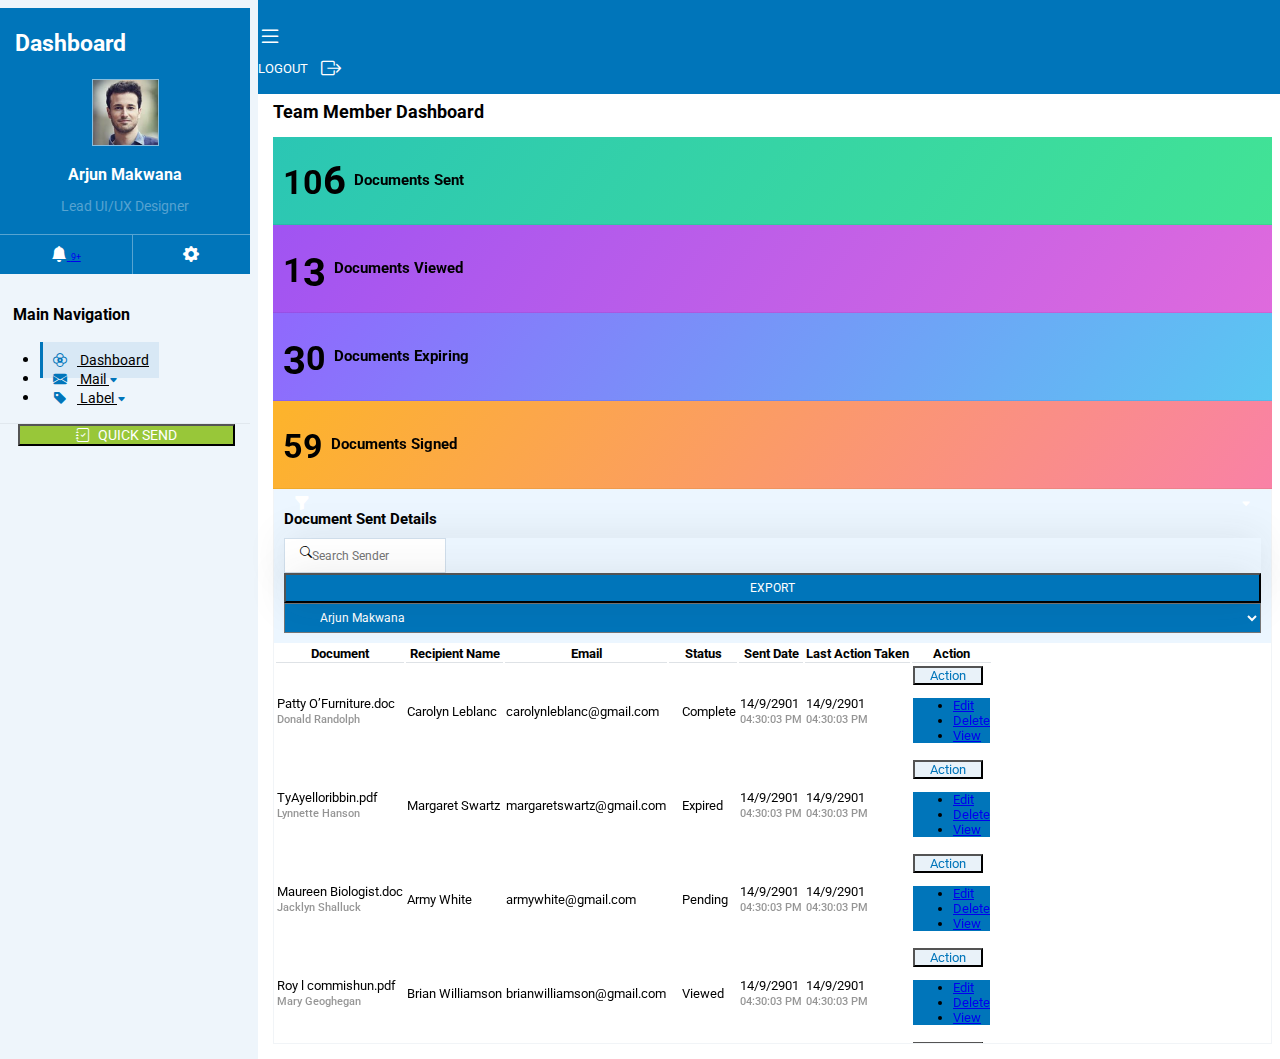
<file: dashboard/index.html>
<!doctype html>
<html lang="en">

<head>
    <meta charset="utf-8">
    <meta name="viewport" content="width=device-width, initial-scale=1, shrink-to-fit=no">
    <meta name="viewport" content="width=device-width, initial-scale=1, minimum-scale=1, maximum-scale=1">
    <title>:- Dashboard -:</title>
    <link href="https://cdn.jsdelivr.net/npm/bootstrap@5.0.2/dist/css/bootstrap.min.css" rel="stylesheet"
        integrity="sha384-EVSTQN3/azprG1Anm3QDgpJLIm9Nao0Yz1ztcQTwFspd3yD65VohhpuuCOmLASjC" crossorigin="anonymous">
    <link rel="stylesheet" href="https://cdn.jsdelivr.net/npm/bootstrap-icons@1.5.0/font/bootstrap-icons.css">
    <link rel="stylesheet" href="css/style.css">
    <link rel="preconnect" href="https://fonts.googleapis.com">
    <link rel="preconnect" href="https://fonts.gstatic.com" crossorigin>
    <link href="https://fonts.googleapis.com/css2?family=Roboto:wght@100;300;400;500;700;900&display=swap"
        rel="stylesheet">
    <link rel="stylesheet" href="https://unpkg.com/aos@2.3.0/dist/aos.css">
</head>

<body>

    <div id="wrapper">

        <aside id="sidebar-wrapper">


            <div class="profile-box">
                <h1>Dashboard</h1>

                <img src="images/dp.png" class="img-fluid rounded-circle" alt="Profile Picture">

                <h2>Arjun Makwana</h2>

                <h3>Lead UI/UX Designer</h3>
                <ul>

                    <li><a href="#"><i class="bi-bell-fill"></i>
                            <span
                                class="position-absolute top-0 start-100 translate-middle badge rounded-circle bg-danger">
                                9+

                            </span></a></li>
                    <li><a href="#"><i class="bi-gear-fill"></i></a></li>
                </ul>
            </div>
            <nav class="sidebar card py-2 mb-4">

                <h1>Main Navigation</h1>
                <ul class="nav flex-column">
                    <li class="nav-item">
                        <a class="nav-link nav-active" href="#"><i class="bi-flower2"></i> Dashboard</a>
                    </li>
                    <li class="nav-item">
                        <a class="nav-link" href="#"><i class="bi-envelope-fill"></i> Mail <b class="float-end"><i
                                    class="bi-caret-down-fill"></i></b> </a>
                        <ul class="submenu dropdown-menu">
                            <li><a class="nav-link" href="#">Submenu item 1 </a></li>
                            <li><a class="nav-link" href="#">Submenu item 2 </a></li>
                            <li><a class="nav-link" href="#">Submenu item 3 </a>
                            </li>
                        </ul>
                    </li>
                    <li class="nav-item">
                        <a class="nav-link" href="#"><i class="bi-tag-fill"></i> Label <b class="float-end"><i
                                    class="bi-caret-down-fill"></i></b> </a>
                        <ul class="submenu dropdown-menu">
                            <li><a class="nav-link" href="#">Submenu item 1 </a></li>
                            <li><a class="nav-link" href="#">Submenu item 2 </a></li>
                            <li><a class="nav-link" href="#">Submenu item 3 </a>
                            </li>
                        </ul>
                    </li>
                </ul>
            </nav>
            <div class="quick-send text-center">
                <button type="button" class="btn"><i class="bi-journal-check"></i> QUICK SEND</button>
            </div>
        </aside>

        <div id="navbar-wrapper">
            <nav class="navbar navbar-inverse">
                <div class="container-fluid">
                    <div class="navbar-header">
                        <a href="#" class="navbar-brand" id="sidebar-toggle"><i class="bi-list"></i>
                        </a>

                    </div>

                    <div class="logout float-end">
                        <a href="#">Logout <i class="bi-box-arrow-right"></i></a>

                    </div>
                </div>
            </nav>
        </div>

        <section id="content-wrapper">
            <div class="col-lg-12">
                <div class="row">
                    <div class="col-md-12">
                        <h1 class="main-heading">Team Member Dashboard</h1>
                    </div>
                    <div class="col-lg-3 col-md-6 col-sm-6 col-xs-6 col-12" data-aos="fade-right" data-aos-easing="linear"
                    data-aos-duration="500">
                        <div class="card text-white cus-bg-1 rounded mb-3 text-center">
                            <div class="card-body">
                                <h1>10<span class="numb">6</span> <br class="break-word"><span>Documents Sent</span>
                                </h1>
                            </div>
                        </div>
                    </div>
                    <div class="col-lg-3 col-md-6 col-sm-6 col-xs-6 col-12" data-aos="fade-right" data-aos-easing="linear"
                    data-aos-duration="700">
                        <div class="card text-white cus-bg-2 rounded mb-3 text-center">
                            <div class="card-body">
                                <h1>1<span class="numb">3</span> <br class="break-word"><span>Documents Viewed</span>
                                </h1>
                            </div>
                        </div>
                    </div>
                    <div class="col-lg-3 col-md-6 col-sm-6 col-xs-6 col-12" data-aos="fade-right"  data-aos-easing="linear"
                    data-aos-duration="900">
                        <div class="card text-white cus-bg-3 rounded mb-3 text-center">
                            <div class="card-body">
                                <h1><span class="numb">3</span>0 <br class="break-word"><span>Documents Expiring</span>
                                </h1>
                            </div>
                        </div>
                    </div>
                    <div class="col-lg-3 col-md-6 col-sm-6 col-xs-6 col-12" data-aos="fade-right" data-aos-easing="linear"
                    data-aos-duration="1200">
                        <div class="card text-white cus-bg-4 rounded mb-3 text-center">
                            <div class="card-body">
                                <h1>59<span class="numb"></span> <br class="break-word"><span>Documents Signed</span>
                                </h1>
                            </div>
                        </div>
                    </div>
                </div>

                <div class="row">
                    <div class="col-md-12">

                        <div class="table-box rounded" data-aos="fade-up">
                            <div class="table-filter">

                                <div class="row align-items-center">

                                    <div class="col-lg-6 col-md-4 col-sm-12">
                                        <h1>Document Sent Details</h1>
                                    </div>
                                    <div class="col-lg-6 col-md-8 col-sm-12 float-end">
                                        <div class="row">
                                            <div class="col">
                                                <div class="search">
                                                    <i class="bi-search"></i>
                                                    <input type="text" class="form-control" placeholder="Search Sender">

                                                </div>
                                            </div>
                                            <div class="col-sm-auto col-12">
                                                <div class="search">
                                                    <button class="btn export">Export</button>
                                                </div>
                                            </div>
                                            <div class="col-sm-auto col-12 position-relative">
                                                <i class="bi-funnel-fill filtter-icon"></i>
                                                <i class="bi-caret-down-fill filter-drop-icon"></i>
                                                <select class="form-select  export"
                                                    aria-label=".form-select-sm example">
                                                    <option selected>Arjun Makwana</option>
                                                    </option>
                                                    <option value="1">Option 1</option>
                                                    <option value="2">Option 2</option>
                                                    <option value="3">Option 3</option>
                                                </select>
                                            </div>
                                        </div>

                                    </div>
                                </div>
                            </div>
                            <div class="table-responsiv">
                                <div class="tableFixHead">
                                    <table class="table">
                                        <thead>
                                            <tr>
                                                <th>Document</th>
                                                <th>Recipient Name</th>
                                                <th>Email</th>
                                                <th>Status</th>
                                                <th>Sent Date</th>
                                                <th>Last Action Taken</th>
                                                <th>Action</th>
                                            </tr>
                                        </thead>
                                        <tbody>
                                            <tr>
                                                <td class="filterable-cell">Patty O’Furniture.doc<br><span>Donald
                                                        Randolph</span>
                                                </td>
                                                <td class="filterable-cell">Carolyn Leblanc</td>
                                                <td class="filterable-cell">carolynleblanc@gmail.com</td>
                                                <td class="filterable-cell"><span
                                                        class="status btn-success"></span>Complete
                                                </td>
                                                <td class="filterable-cell">14/9/2901<br><span>04:30:03 PM</span></td>
                                                <td class="filterable-cell">14/9/2901<br><span>04:30:03 PM</span></td>
                                                <td class="filterable-cell">
                                                    <div class="dropdown">
                                                        <button class="btn action-btn dropdown-toggle" type="button"
                                                            id="dropdownMenuButton2" data-bs-toggle="dropdown"
                                                            aria-expanded="false">
                                                            Action
                                                        </button>
                                                        <ul class="dropdown-menu dropdown-menu-dark"
                                                            aria-labelledby="dropdownMenuButton2">
                                                            <li><a class="dropdown-item active" href="#">Edit</a></li>
                                                            <li><a class="dropdown-item" href="#">Delete</a></li>
                                                            <li><a class="dropdown-item" href="#">View</a></li>
                                                        </ul>
                                                    </div>

                                                </td>
                                            </tr>

                                            <tr>
                                                <td class="filterable-cell">TyAyelloribbin.pdf<br><span>Lynnette
                                                        Hanson</span>
                                                </td>
                                                <td class="filterable-cell">Margaret Swartz</td>
                                                <td class="filterable-cell">margaretswartz@gmail.com</td>
                                                <td class="filterable-cell"><span
                                                        class="status btn-danger"></span>Expired</td>
                                                <td class="filterable-cell">14/9/2901<br><span>04:30:03 PM</span></td>
                                                <td class="filterable-cell">14/9/2901<br><span>04:30:03 PM</span></td>
                                                <td class="filterable-cell">
                                                    <div class="dropdown">
                                                        <button class="btn action-btn dropdown-toggle" type="button"
                                                            id="dropdownMenuButton2" data-bs-toggle="dropdown"
                                                            aria-expanded="false">
                                                            Action
                                                        </button>
                                                        <ul class="dropdown-menu dropdown-menu-dark"
                                                            aria-labelledby="dropdownMenuButton2">
                                                            <li><a class="dropdown-item active" href="#">Edit</a></li>
                                                            <li><a class="dropdown-item" href="#">Delete</a></li>
                                                            <li><a class="dropdown-item" href="#">View</a></li>
                                                        </ul>
                                                    </div>

                                                </td>
                                            </tr>

                                            <tr>
                                                <td class="filterable-cell">Maureen Biologist.doc<br><span>Jacklyn
                                                        Shalluck</span>
                                                </td>
                                                <td class="filterable-cell">Army White</td>
                                                <td class="filterable-cell">armywhite@gmail.com</td>
                                                <td class="filterable-cell"><span
                                                        class="status btn-primary"></span>Pending</td>
                                                <td class="filterable-cell">14/9/2901<br><span>04:30:03 PM</span></td>
                                                <td class="filterable-cell">14/9/2901<br><span>04:30:03 PM</span></td>
                                                <td class="filterable-cell">
                                                    <div class="dropdown">
                                                        <button class="btn action-btn dropdown-toggle" type="button"
                                                            id="dropdownMenuButton2" data-bs-toggle="dropdown"
                                                            aria-expanded="false">
                                                            Action
                                                        </button>
                                                        <ul class="dropdown-menu dropdown-menu-dark"
                                                            aria-labelledby="dropdownMenuButton2">
                                                            <li><a class="dropdown-item active" href="#">Edit</a></li>
                                                            <li><a class="dropdown-item" href="#">Delete</a></li>
                                                            <li><a class="dropdown-item" href="#">View</a></li>
                                                        </ul>
                                                    </div>

                                                </td>
                                            </tr>

                                            <tr>
                                                <td class="filterable-cell">Roy l commishun.pdf<br><span>Mary
                                                        Geoghegan</span>
                                                </td>
                                                <td class="filterable-cell">Brian Williamson</td>
                                                <td class="filterable-cell">brianwilliamson@gmail.com</td>
                                                <td class="filterable-cell"><span
                                                        class="status btn-warning"></span>Viewed</td>
                                                <td class="filterable-cell">14/9/2901<br><span>04:30:03 PM</span></td>
                                                <td class="filterable-cell">14/9/2901<br><span>04:30:03 PM</span></td>
                                                <td class="filterable-cell">
                                                    <div class="dropdown">
                                                        <button class="btn action-btn dropdown-toggle" type="button"
                                                            id="dropdownMenuButton2" data-bs-toggle="dropdown"
                                                            aria-expanded="false">
                                                            Action
                                                        </button>
                                                        <ul class="dropdown-menu dropdown-menu-dark"
                                                            aria-labelledby="dropdownMenuButton2">
                                                            <li><a class="dropdown-item active" href="#">Edit</a></li>
                                                            <li><a class="dropdown-item" href="#">Delete</a></li>
                                                            <li><a class="dropdown-item" href="#">View</a></li>
                                                        </ul>
                                                    </div>

                                                </td>
                                            </tr>

                                            <tr>
                                                <td class="filterable-cell">Patty O’Furniture.doc<br><span>Donald
                                                        Randolph</span>
                                                </td>
                                                <td class="filterable-cell">Carolyn Leblanc</td>
                                                <td class="filterable-cell">carolynleblanc@gmail.com</td>
                                                <td class="filterable-cell"><span
                                                        class="status btn-success"></span>Complete
                                                </td>
                                                <td class="filterable-cell">14/9/2901<br><span>04:30:03 PM</span></td>
                                                <td class="filterable-cell">14/9/2901<br><span>04:30:03 PM</span></td>
                                                <td class="filterable-cell">
                                                    <div class="dropdown">
                                                        <button class="btn action-btn dropdown-toggle" type="button"
                                                            id="dropdownMenuButton2" data-bs-toggle="dropdown"
                                                            aria-expanded="false">
                                                            Action
                                                        </button>
                                                        <ul class="dropdown-menu dropdown-menu-dark"
                                                            aria-labelledby="dropdownMenuButton2">
                                                            <li><a class="dropdown-item active" href="#">Edit</a></li>
                                                            <li><a class="dropdown-item" href="#">Delete</a></li>
                                                            <li><a class="dropdown-item" href="#">View</a></li>
                                                        </ul>
                                                    </div>

                                                </td>
                                            </tr>

                                            <tr>
                                                <td class="filterable-cell">TyAyelloribbin.pdf<br><span>Lynnette
                                                        Hanson</span>
                                                </td>
                                                <td class="filterable-cell">Margaret Swartz</td>
                                                <td class="filterable-cell">margaretswartz@gmail.com</td>
                                                <td class="filterable-cell"><span
                                                        class="status btn-danger"></span>Expired</td>
                                                <td class="filterable-cell">14/9/2901<br><span>04:30:03 PM</span></td>
                                                <td class="filterable-cell">14/9/2901<br><span>04:30:03 PM</span></td>
                                                <td class="filterable-cell">
                                                    <div class="dropdown">
                                                        <button class="btn action-btn dropdown-toggle" type="button"
                                                            id="dropdownMenuButton2" data-bs-toggle="dropdown"
                                                            aria-expanded="false">
                                                            Action
                                                        </button>
                                                        <ul class="dropdown-menu dropdown-menu-dark"
                                                            aria-labelledby="dropdownMenuButton2">
                                                            <li><a class="dropdown-item active" href="#">Edit</a></li>
                                                            <li><a class="dropdown-item" href="#">Delete</a></li>
                                                            <li><a class="dropdown-item" href="#">View</a></li>
                                                        </ul>
                                                    </div>

                                                </td>
                                            </tr>

                                            <tr>
                                                <td class="filterable-cell">Roy l commishun.pdf<br><span>Mary
                                                        Geoghegan</span>
                                                </td>
                                                <td class="filterable-cell">Brian Williamson</td>
                                                <td class="filterable-cell">brianwilliamson@gmail.com</td>
                                                <td class="filterable-cell"><span
                                                        class="status btn-warning"></span>Viewed</td>
                                                <td class="filterable-cell">14/9/2901<br><span>04:30:03 PM</span></td>
                                                <td class="filterable-cell">14/9/2901<br><span>04:30:03 PM</span></td>
                                                <td class="filterable-cell">
                                                    <div class="dropdown">
                                                        <button class="btn action-btn dropdown-toggle" type="button"
                                                            id="dropdownMenuButton2" data-bs-toggle="dropdown"
                                                            aria-expanded="false">
                                                            Action
                                                        </button>
                                                        <ul class="dropdown-menu dropdown-menu-dark"
                                                            aria-labelledby="dropdownMenuButton2">
                                                            <li><a class="dropdown-item active" href="#">Edit</a></li>
                                                            <li><a class="dropdown-item" href="#">Delete</a></li>
                                                            <li><a class="dropdown-item" href="#">View</a></li>
                                                        </ul>
                                                    </div>

                                                </td>
                                            </tr>

                                            <tr>
                                                <td class="filterable-cell">Patty O’Furniture.doc<br><span>Donald
                                                        Randolph</span>
                                                </td>
                                                <td class="filterable-cell">Carolyn Leblanc</td>
                                                <td class="filterable-cell">carolynleblanc@gmail.com</td>
                                                <td class="filterable-cell"><span
                                                        class="status btn-success"></span>Complete
                                                </td>
                                                <td class="filterable-cell">14/9/2901<br><span>04:30:03 PM</span></td>
                                                <td class="filterable-cell">14/9/2901<br><span>04:30:03 PM</span></td>
                                                <td class="filterable-cell">
                                                    <div class="dropdown">
                                                        <button class="btn action-btn dropdown-toggle" type="button"
                                                            id="dropdownMenuButton2" data-bs-toggle="dropdown"
                                                            aria-expanded="false">
                                                            Action
                                                        </button>
                                                        <ul class="dropdown-menu dropdown-menu-dark"
                                                            aria-labelledby="dropdownMenuButton2">
                                                            <li><a class="dropdown-item active" href="#">Edit</a></li>
                                                            <li><a class="dropdown-item" href="#">Delete</a></li>
                                                            <li><a class="dropdown-item" href="#">View</a></li>
                                                        </ul>
                                                    </div>

                                                </td>
                                            </tr>

                                            <tr>
                                                <td class="filterable-cell">TyAyelloribbin.pdf<br><span>Lynnette
                                                        Hanson</span>
                                                </td>
                                                <td class="filterable-cell">Margaret Swartz</td>
                                                <td class="filterable-cell">margaretswartz@gmail.com</td>
                                                <td class="filterable-cell"><span
                                                        class="status btn-danger"></span>Expired</td>
                                                <td class="filterable-cell">14/9/2901<br><span>04:30:03 PM</span></td>
                                                <td class="filterable-cell">14/9/2901<br><span>04:30:03 PM</span></td>
                                                <td class="filterable-cell">
                                                    <div class="dropdown">
                                                        <button class="btn action-btn dropdown-toggle" type="button"
                                                            id="dropdownMenuButton2" data-bs-toggle="dropdown"
                                                            aria-expanded="false">
                                                            Action
                                                        </button>
                                                        <ul class="dropdown-menu dropdown-menu-dark"
                                                            aria-labelledby="dropdownMenuButton2">
                                                            <li><a class="dropdown-item active" href="#">Edit</a></li>
                                                            <li><a class="dropdown-item" href="#">Delete</a></li>
                                                            <li><a class="dropdown-item" href="#">View</a></li>
                                                        </ul>
                                                    </div>

                                                </td>
                                            </tr>

                                            <tr>
                                                <td class="filterable-cell">Maureen Biologist.doc<br><span>Jacklyn
                                                        Shalluck</span>
                                                </td>
                                                <td class="filterable-cell">Army White</td>
                                                <td class="filterable-cell">armywhite@gmail.com</td>
                                                <td class="filterable-cell"><span
                                                        class="status btn-primary"></span>Pending</td>
                                                <td class="filterable-cell">14/9/2901<br><span>04:30:03 PM</span></td>
                                                <td class="filterable-cell">14/9/2901<br><span>04:30:03 PM</span></td>
                                                <td class="filterable-cell">
                                                    <div class="dropdown">
                                                        <button class="btn action-btn dropdown-toggle" type="button"
                                                            id="dropdownMenuButton2" data-bs-toggle="dropdown"
                                                            aria-expanded="false">
                                                            Action
                                                        </button>
                                                        <ul class="dropdown-menu dropdown-menu-dark"
                                                            aria-labelledby="dropdownMenuButton2">
                                                            <li><a class="dropdown-item active" href="#">Edit</a></li>
                                                            <li><a class="dropdown-item" href="#">Delete</a></li>
                                                            <li><a class="dropdown-item" href="#">View</a></li>
                                                        </ul>
                                                    </div>

                                                </td>
                                            </tr>

                                            <tr>
                                                <td class="filterable-cell">Roy l commishun.pdf<br><span>Mary
                                                        Geoghegan</span>
                                                </td>
                                                <td class="filterable-cell">Brian Williamson</td>
                                                <td class="filterable-cell">brianwilliamson@gmail.com</td>
                                                <td class="filterable-cell"><span
                                                        class="status btn-warning"></span>Viewed</td>
                                                <td class="filterable-cell">14/9/2901<br><span>04:30:03 PM</span></td>
                                                <td class="filterable-cell">14/9/2901<br><span>04:30:03 PM</span></td>
                                                <td class="filterable-cell">
                                                    <div class="dropdown">
                                                        <button class="btn action-btn dropdown-toggle" type="button"
                                                            id="dropdownMenuButton2" data-bs-toggle="dropdown"
                                                            aria-expanded="false">
                                                            Action
                                                        </button>
                                                        <ul class="dropdown-menu dropdown-menu-dark"
                                                            aria-labelledby="dropdownMenuButton2">
                                                            <li><a class="dropdown-item active" href="#">Edit</a></li>
                                                            <li><a class="dropdown-item" href="#">Delete</a></li>
                                                            <li><a class="dropdown-item" href="#">View</a></li>
                                                        </ul>
                                                    </div>

                                                </td>
                                            </tr>

                                            <tr>
                                                <td class="filterable-cell">Patty O’Furniture.doc<br><span>Donald
                                                        Randolph</span>
                                                </td>
                                                <td class="filterable-cell">Carolyn Leblanc</td>
                                                <td class="filterable-cell">carolynleblanc@gmail.com</td>
                                                <td class="filterable-cell"><span
                                                        class="status btn-success"></span>Complete
                                                </td>
                                                <td class="filterable-cell">14/9/2901<br><span>04:30:03 PM</span></td>
                                                <td class="filterable-cell">14/9/2901<br><span>04:30:03 PM</span></td>
                                                <td class="filterable-cell">
                                                    <div class="dropdown">
                                                        <button class="btn action-btn dropdown-toggle" type="button"
                                                            id="dropdownMenuButton2" data-bs-toggle="dropdown"
                                                            aria-expanded="false">
                                                            Action
                                                        </button>
                                                        <ul class="dropdown-menu dropdown-menu-dark"
                                                            aria-labelledby="dropdownMenuButton2">
                                                            <li><a class="dropdown-item active" href="#">Edit</a></li>
                                                            <li><a class="dropdown-item" href="#">Delete</a></li>
                                                            <li><a class="dropdown-item" href="#">View</a></li>
                                                        </ul>
                                                    </div>

                                                </td>
                                            </tr>

                                            <tr>
                                                <td class="filterable-cell">TyAyelloribbin.pdf<br><span>Lynnette
                                                        Hanson</span>
                                                </td>
                                                <td class="filterable-cell">Margaret Swartz</td>
                                                <td class="filterable-cell">margaretswartz@gmail.com</td>
                                                <td class="filterable-cell"><span
                                                        class="status btn-danger"></span>Expired</td>
                                                <td class="filterable-cell">14/9/2901<br><span>04:30:03 PM</span></td>
                                                <td class="filterable-cell">14/9/2901<br><span>04:30:03 PM</span></td>
                                                <td class="filterable-cell">
                                                    <div class="dropdown">
                                                        <button class="btn action-btn dropdown-toggle" type="button"
                                                            id="dropdownMenuButton2" data-bs-toggle="dropdown"
                                                            aria-expanded="false">
                                                            Action
                                                        </button>
                                                        <ul class="dropdown-menu dropdown-menu-dark"
                                                            aria-labelledby="dropdownMenuButton2">
                                                            <li><a class="dropdown-item active" href="#">Edit</a></li>
                                                            <li><a class="dropdown-item" href="#">Delete</a></li>
                                                            <li><a class="dropdown-item" href="#">View</a></li>
                                                        </ul>
                                                    </div>

                                                </td>
                                            </tr>

                                            <tr>
                                                <td class="filterable-cell">Roy l commishun.pdf<br><span>Mary
                                                        Geoghegan</span>
                                                </td>
                                                <td class="filterable-cell">Brian Williamson</td>
                                                <td class="filterable-cell">brianwilliamson@gmail.com</td>
                                                <td class="filterable-cell"><span
                                                        class="status btn-warning"></span>Viewed</td>
                                                <td class="filterable-cell">14/9/2901<br><span>04:30:03 PM</span></td>
                                                <td class="filterable-cell">14/9/2901<br><span>04:30:03 PM</span></td>
                                                <td class="filterable-cell">
                                                    <div class="dropdown">
                                                        <button class="btn action-btn dropdown-toggle" type="button"
                                                            id="dropdownMenuButton2" data-bs-toggle="dropdown"
                                                            aria-expanded="false">
                                                            Action
                                                        </button>
                                                        <ul class="dropdown-menu dropdown-menu-dark"
                                                            aria-labelledby="dropdownMenuButton2">
                                                            <li><a class="dropdown-item active" href="#">Edit</a></li>
                                                            <li><a class="dropdown-item" href="#">Delete</a></li>
                                                            <li><a class="dropdown-item" href="#">View</a></li>
                                                        </ul>
                                                    </div>

                                                </td>
                                            </tr>

                                        </tbody>
                                    </table>
                                </div>
                            </div>
                        </div>
                    </div>
                </div>


            </div>


    </div>
    </section>

    </div>

    <script src="https://cdn.jsdelivr.net/npm/bootstrap@5.0.2/dist/js/bootstrap.bundle.min.js"
        integrity="sha384-MrcW6ZMFYlzcLA8Nl+NtUVF0sA7MsXsP1UyJoMp4YLEuNSfAP+JcXn/tWtIaxVXM"
        crossorigin="anonymous"></script>
    <script src="https://unpkg.com/aos@2.3.0/dist/aos.js"></script>

    <script>

        const $button = document.querySelector('#sidebar-toggle');
        const $wrapper = document.querySelector('#wrapper');

        $button.addEventListener('click', (e) => {
            e.preventDefault();
            $wrapper.classList.toggle('toggled');
        });

        document.addEventListener("DOMContentLoaded", function () {
            document.querySelectorAll('.sidebar .nav-link').forEach(function (element) {

                element.addEventListener('click', function (e) {

                    let nextEl = element.nextElementSibling;
                    let parentEl = element.parentElement;
                    let allSubmenus_array = parentEl.querySelectorAll('.submenu');

                    if (nextEl && nextEl.classList.contains('submenu')) {
                        e.preventDefault();
                        if (nextEl.style.height == '125px') {
                            nextEl.style.height = '0';
                        } else {
                            nextEl.style.height = '125px';
                        }
                    }
                });
            })
        });
        AOS.init({
            duration: 1200,
        })


    </script>
</body>
</html>
</file>
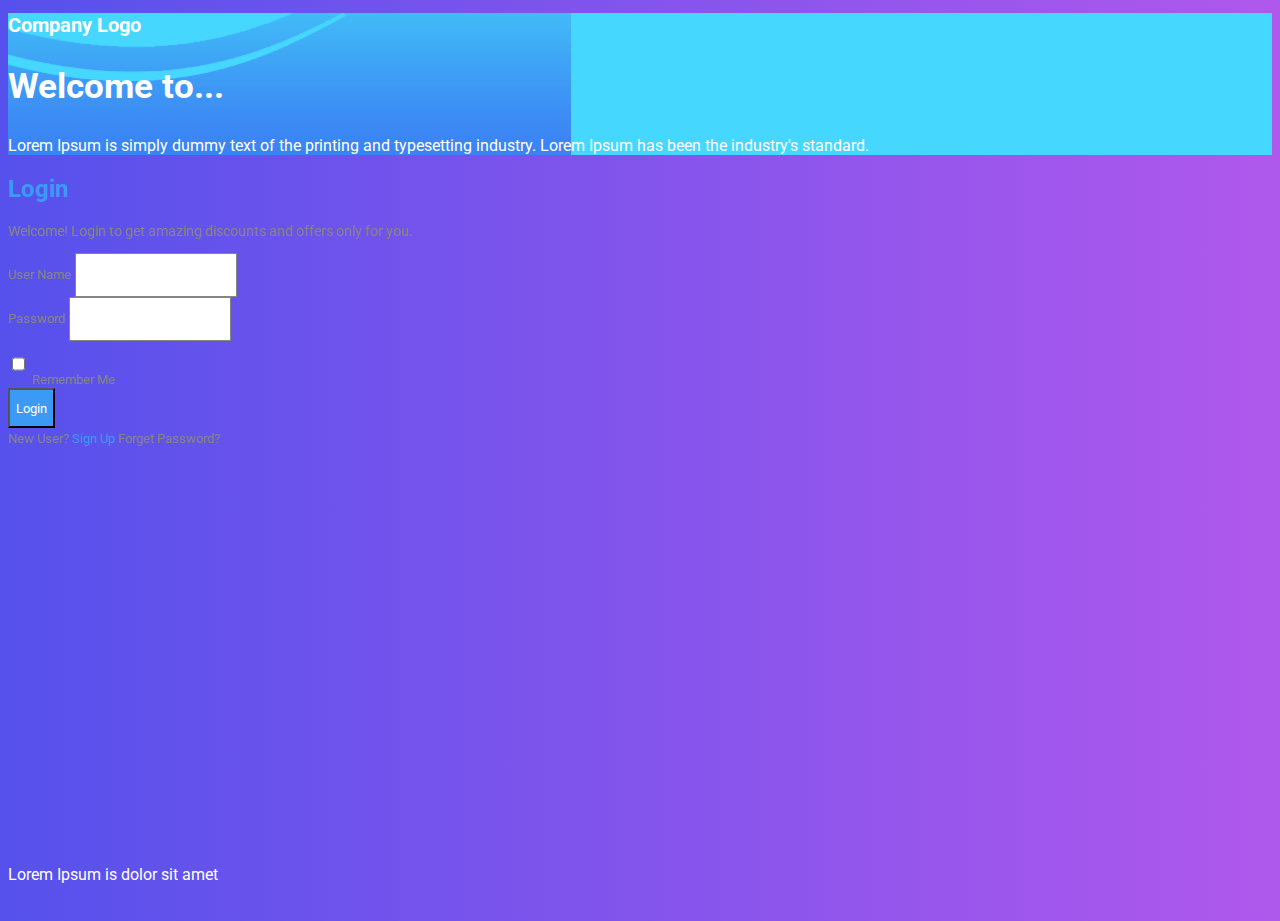
<file: login/index.html>
<!doctype html>
<html lang="en">

<head>
   <meta charset="utf-8">
   <meta name="viewport" content="width=device-width, initial-scale=1, shrink-to-fit=no">
   <meta name="viewport" content="width=device-width, initial-scale=1, minimum-scale=1, maximum-scale=1">
   <title>:- Login -:</title>
   <link href="https://cdn.jsdelivr.net/npm/bootstrap@5.0.2/dist/css/bootstrap.min.css" rel="stylesheet"
      integrity="sha384-EVSTQN3/azprG1Anm3QDgpJLIm9Nao0Yz1ztcQTwFspd3yD65VohhpuuCOmLASjC" crossorigin="anonymous">
   <link rel="stylesheet" href="https://cdn.jsdelivr.net/npm/bootstrap-icons@1.5.0/font/bootstrap-icons.css">
   <link rel="stylesheet" href="css/style.css">
   <link rel="preconnect" href="https://fonts.googleapis.com">
   <link rel="preconnect" href="https://fonts.gstatic.com" crossorigin>
   <link href="https://fonts.googleapis.com/css2?family=Roboto:wght@100;300;400;500;700;900&display=swap"
      rel="stylesheet">

</head>

<body>
   <div class="container">
      <div class="col-lg-10 col-md-12 mx-auto">
         <div class="row m-5 no-gutters shadow-lg rounded overflow-hidden">
            <div class="col-md-6 p-0">

               <div class="login-content p-4 position-relative">
                     <h1 class="text-uppercase">Company Logo</h1>

                     <h2 class="pt-5">Welcome to...</h2>
                     <p>Lorem Ipsum is simply dummy text of the printing and typesetting industry. Lorem Ipsum has been the industry's standard.
                     </p>
                     <p class="footer">Lorem Ipsum is dolor sit amet</p>
               </div>

            </div>
            <div class="col-md-6 bg-white p-5 custome-p-5 login-form-box">
               <h2 class="pb-1">Login</h2>
               <p class="pb-3">Welcome! Login to get amazing discounts and offers only for you.</p>
               <div class="form-style">
                  <form>
                     <div class="form-group pb-3">
                        <label>User Name</label>
                        <input type="email" placeholder="" class="form-control rounded" required
                           id="exampleInputEmail1">
                     </div>
                     <div class="form-group pb-1">
                        <label>Password</label>
                        <input type="password" placeholder="" class="form-control rounded"
                           required>
                     </div>
                     
                        <div class="d-flex align-items-center">
                           <input name="" type="checkbox" value="" /> <span
                              class="pl-2 ms-2 remember">Remember Me</span>
                           </div>

                    
                     <div class="pt-2">
                        <button type="submit" class="btn w-100 font-weight-bold mt-2">Login</button>
                     </div>
                  </form>

                  <div class="pt-3 w-100 forget-pass">
                     <span class="float-start">New User? <a href="#">Sign Up</a></span>

                     <span class="float-end fst-italic"><a href="#">Forget Password?</a></span>
                  </div>

               </div>
            </div>
         </div>
      </div>
      
</body>

</html>
</file>
<file: dashboard/css/style.css>
html {
  background: #eef5fb;
}

* {
  font-family: 'Roboto', sans-serif;
}

body {
  padding-bottom: 30px;
  position: relative;
  min-height: 100%;
  background: transparent;
}


a:hover,
a:focus {
  text-decoration: none;
}

#wrapper {
  padding-left: 0;
  transition: all 0.5s ease;
  position: relative;
}

#sidebar-wrapper {
  z-index: 1000;
  position: fixed;
  left: 250px;
  width: 0;
  height: 100%;
  margin-left: -250px;
  background: #eef5fb;
  transition: all 0.5s ease;
  overflow-y: auto;
  overflow-x: hidden;
}

#wrapper.toggled #sidebar-wrapper {
  width: 250px;
}

.sidebar-brand {
  position: absolute;
  top: 0;
  width: 250px;
  text-align: center;
  padding: 20px 0;
}

.sidebar-brand h2 {
  margin: 0;
  font-weight: 600;
  font-size: 24px;
  color: #fff;
}

.sidebar-nav {
  position: absolute;
  top: 75px;
  width: 250px;
  margin: 0;
  padding: 0;
  list-style: none;
}

.sidebar-nav>li {
  text-indent: 10px;
  line-height: 42px;
}

.sidebar-nav>li a {
  display: block;
  text-decoration: none;
  color: #757575;
  font-weight: 600;
  font-size: 18px;
}

.sidebar-nav>li>a:hover,
.sidebar-nav>li.active>a {
  text-decoration: none;
  color: #fff;
  background: #F8BE12;
}

.sidebar-nav>li>a i {
  font-size: 24px;
  width: 60px;
}

#navbar-wrapper {
  width: 100%;
  position: fixed;
  z-index: 9999;
  position: relative;
}

#wrapper.toggled #navbar-wrapper {
  position: absolute;
  margin-right: -250px;
}

#navbar-wrapper .navbar {
  border-width: 0 0 0 0;
  background-color: #0075ba;
  font-size: 24px;
  margin-bottom: 0;
  border-radius: 0;
  padding: 15px 0;

}

#wrapper::after {
  content: '.';
  display: block;
  position: fixed;
  width: 100%;
  height: 252px;
  background: #0075ba;
  z-index: 9;
  top: 0;
}

#navbar-wrapper .navbar a {
  color: #757575;
}

#navbar-wrapper .navbar a:hover {
  color: #F8BE12;
}

#content-wrapper {
  width: calc(100% - 15px);
  position: absolute;
  padding: 15px;
  top: 66px;
  background: #fff;
  z-index: 99;
}

#wrapper.toggled #content-wrapper {
  position: absolute;
  margin-right: -250px;
}

.card {
  background: transparent !important;
  border: 0 !important;
  border-bottom: 1px solid #0000000d !important;
  border-radius: 0;
  padding: 0 !important;
}

.profile-box {
  background: #0075ba;
  text-align: center;
  padding: 15px;
  padding-bottom: 0;
}

.profile-box h1 {
  color: #fff;
  text-align: left;
  font-size: 23px;
  margin: 7px 0;
}

.profile-box img {
  width: 65px;
  margin: 15px 0;
  border: 1px solid #ffffff87;
}

.profile-box h2 {
  font-size: 16px;
  color: #fff;
  margin: 0;
}

.profile-box h3 {
  font-size: 14px;
  color: #ffffff57;
  font-weight: 400;
}

.profile-box ul {
  margin: 20px -15px 0;
  display: flex;
  border-top: 1px solid #ffffff57;
  padding: 0;
}

.profile-box ul li {
  list-style: none;
  flex-grow: 1;
  border-right: 1px solid #ffffff57;
  padding: 10px 0;
}

.profile-box ul li:last-child {
  border: 0;
}

.profile-box ul li a {
  position: relative;
}

.profile-box ul li a span {
  height: 18px;
  width: 18px;
  padding: 4px 0;
  text-align: center;
  font-size: 9px;
}

.profile-box ul li a i {
  color: #fff;
}

.sidebar h1 {
  color: #000;
  font-size: 16px;
  padding: 10px 13px;
  margin: 0;
  margin-top: 21px;
}

#navbar-wrapper .navbar a i {
  color: #fff;
}

.nav-link {
  color: #000;
  font-size: 14px;
  border-left: 3px solid transparent;
  margin: 0;
  padding: 10px;
}

.nav-link i {
  color: #0075ba;
  margin-right: 10px;
}

.nav-link b i {
  font-size: 9px;
  margin: 0;
}

.nav-item ul.dropdown-menu {
  display: block;
  height: 0;
  padding: 0 !important;
  transition: 1s;
  overflow: hidden;
  border: 0;
}

.nav-link:focus,
.nav-link:hover,
.nav-active {
  color: #000;
  background: #d8e8f5;
  border-left: 3px solid #0075ba;
}

.quick-send {
  padding: 0 15px 0 18px;
}

.quick-send button {
  background: #98c739;
  color: #fff;
  margin: 0 auto;
  width: 100%;
  font-size: 14px;
  margin-bottom: 25px;
}

.quick-send button i {
  margin-right: 5px;
}

.quick-send button:hover {
  background: #0075ba;
  color: #fff;
}


.logout a {
  text-transform: uppercase;
  text-decoration: none;
  color: #fff !important;
  font-size: 13px;
}

.logout a i {
  font-size: 20px;
  position: relative;
  top: 2px;
  margin-left: 10px;
}

.cus-bg-1 {

  background: rgb(43, 198, 180) !important;
  background: linear-gradient(125deg, rgba(43, 198, 180, 1) 0%, rgba(66, 227, 149, 1) 100%) !important;
}

.cus-bg-2 {
  background: rgb(160, 84, 242) !important;
  background: linear-gradient(125deg, rgba(160, 84, 242, 1) 0%, rgba(223, 106, 221, 1) 100%) !important;
}

.cus-bg-3 {
  background: rgb(144, 104, 253) !important;
  background: linear-gradient(125deg, rgba(144, 104, 253, 1) 0%, rgba(90, 199, 242, 1) 100%) !important;
}

.cus-bg-4 {
  background: rgb(253, 180, 42) !important;
  background: linear-gradient(125deg, rgba(253, 180, 42, 1) 0%, rgba(249, 129, 166, 1) 100%) !important;
}

.card-body {
  padding: 20px 10px;
}

.card-body h1 {
  font-size: 34px;
  margin: 0;
  white-space: nowrap;
  overflow: hidden;
  text-overflow: ellipsis;
}

.card-body h1 span {
  font-size: 15px;
  position: relative;
  top: -9px;
}

.card-body h1 span.numb {
  font-size: 40px;
  top: 0;
}

.cus-bg-2 .card-body h1 span.numb,
.cus-bg-3 .card-body h1 span.numb {
  top: 4px;
}

.header-fixed {
  width: 100%
}

.header-fixed>tbody {
  overflow-y: auto;
  height: 400px;
}

.table-box {
  border: 1px solid #e6ecf18f;
}

.table-filter {
  background: #ecf6ff;
  padding: 10px;
}

.table-filter h1 {
  font-size: 15px;
}

.search {
  position: relative;
  box-shadow: 0 0 40px rgba(51, 51, 51, .1);

}

.search input {
  height: 31px;
  text-indent: 25px;
  border: 1px solid #d0deeb;
  font-size: 12px;
}

.search input:focus {
  box-shadow: none;
}

.export {
  text-transform: uppercase;
  font-size: 12px;
  color: #fff;
  background: #0075ba;
  padding: 0 17px;
  height: 30px;
  width: 100%;
}

.export:hover {
  color: #fff;
}

.search i {
  position: absolute;
  top: 7px;
  left: 16px;
  font-size: 12px;
}

tbody,
td,
tfoot,
th,
thead,
tr {
  font-size: 13px;
}

td span {
  font-size: 11px;
  color: #0000006b;
  font-weight: 500;
}

td span.status {
  width: 8px;
  height: 8px;
  border-radius: 100%;
  display: inline-block;
  margin-right: 4px;
}

.action-btn {
  background: #e9f2f9;
  font-size: 13px;
  padding: 0px 15px;
  color: #0075ba;
}

.btn-check:focus+.btn,
.btn:focus {
  box-shadow: none;
}

.dropdown-menu-dark {
  background: #0075ba;
}

.tableFixHead {
  overflow: auto;
  height: 400px;
  width: 100%;
}

.tableFixHead thead th {
  position: sticky;
  top: 0;
  border-bottom: 1px solid #dee2e6 !important;
  z-index: 1;
  background: #fff;
}

.tableFixHead tbody th {
  position: sticky;
  left: 0;
}

.filtter-icon {
  position: absolute;
  color: #fff;
  left: 20px;
  top: 4px;
  font-size: 16px;
}

.filter-drop-icon {
  position: absolute;
  color: #fff;
  right: 20px;
  top: 9px;
  font-size: 10px;
}

select {
  padding-left: 31px !important;
  padding-right: 25px !important;
  text-transform: inherit !important;
}

.main-heading {
  font-size: 18px;
  margin-bottom: 15px;
}

.break-word {
  display: none;
}

::-webkit-scrollbar {
  width: 5px;
  height: 5px;
}

::-webkit-scrollbar-track {
  background: #e2e2e2;
}

::-webkit-scrollbar-thumb {
  background: #0075ba;
}

::-webkit-scrollbar-thumb:hover {
  background: #0075ba;
}


@media (max-width: 576px) {
  .search {
    margin-bottom: 10px;
  }
}


@media (min-width: 992px) {
  #wrapper {
    padding-left: 250px;
  }

  #wrapper.toggled {
    padding-left: 60px;
  }

  #sidebar-wrapper {
    width: 250px;
  }

  #wrapper.toggled #sidebar-wrapper {
    width: 0;
  }

  #wrapper.toggled #navbar-wrapper {
    position: absolute;
    margin-right: -190px;
  }

  #wrapper.toggled #content-wrapper {
    position: absolute;
    margin-right: -190px;
  }

  #navbar-wrapper {
    position: fixed;
  }

  #wrapper.toggled {
    padding-left: 0;
  }

  #content-wrapper {
    position: relative;
    top: 66px;
  }

  #wrapper.toggled #navbar-wrapper,
  #wrapper.toggled #content-wrapper {
    position: relative;
    margin-right: 60px;
    width: 100%;
  }

  #navbar-wrapper {
    position: fixed !important;
    width: calc(100% - 250px);
  }
 
}

@media (min-width: 768px) and (max-width: 991px) {
  #wrapper {
    padding-left: 0;
  }

  #sidebar-wrapper {
    width: 0;
  }


  #wrapper.toggled #navbar-wrapper {
    position: absolute;
    margin-right: -250px;
    width: calc(100% - 250px);
  }

  #wrapper.toggled #content-wrapper {
    position: absolute;
    margin-right: -250px;
  }

  #navbar-wrapper {
    position: fixed;
    width: 100%;
  }

  #wrapper.toggled {
    padding-left: 250px;
  }

  #content-wrapper {
    position: relative;
    top: 66px;
    width: 100%;
  }

  #wrapper.toggled #navbar-wrapper,
  #wrapper.toggled #content-wrapper {
    position: relative;
    margin-right: 250px;
  }

  #navbar-wrapper {
    position: fixed !important;
  }
}



@media (max-width: 767px) {
  #wrapper {
    padding-left: 0;
  }

  #sidebar-wrapper {
    width: 0;
  }

  #wrapper.toggled #sidebar-wrapper {
    width: 250px;
    top: 46px;
    height: calc(100% - 46px);
  }

  #wrapper.toggled #navbar-wrapper {
    position: absolute;
    margin-right: -250px;
  }

  #wrapper.toggled #content-wrapper {
    position: absolute;
    margin-right: -250px;
  }

  #navbar-wrapper {
    position: fixed;
    width: 100%;
  }

  #wrapper.toggled {
    /* padding-left: 250px; */
  }

  #content-wrapper {
    position: relative;
    top: 46px;
    width: 100%;
  }

  #wrapper.toggled #navbar-wrapper,
  #wrapper.toggled #content-wrapper {
    position: relative;
    margin-right: 250px;
    width: 100%;
  }

  #navbar-wrapper {
    position: fixed !important;
  }

  #wrapper::after {
    display: none;
  }

  #navbar-wrapper .navbar {
    padding: 5px 0;
  }
}



@media all and (min-width: 992px) {

  .sidebar li {
    position: relative;
  }

  .sidebar .submenu,
  .sidebar .nav-item ul.dropdown-menu {
    position: static !important;
    margin-left: 0.7rem;
    margin-right: 0.7rem;
  }

}


@media (max-width: 991px) {

  #navbar-wrapper .navbar .sidebar .submenu,
  .sidebar .nav-item ul.dropdown-menu {
    position: static !important;
    margin-left: 0.7rem;
    margin-right: 0.7rem;
    margin-bottom: .5rem;
  }
 tbody, td:nth-child(4){}
 table {
  width: 900px !important;
}
}

@media screen and (min-device-width: 992px) and (max-device-width: 1199px) {

  .break-word {
    display: block;
  }

}
</file>
<file: login/css/style.css>
* {
    font-family: 'Roboto', sans-serif;
}

body {
    background: rgb(86, 81, 236);
    background: linear-gradient(90deg, rgba(86, 81, 236, 1) 0%, rgba(176, 88, 236, 1) 100%);
    min-height: 100vh;
}

.login-form-box h2 {
    color: #3b9af6
}

.login-form-box p {
    font-size: 14px;
    color: #858585;
}

.login-content {
    height: 100%;
    background: #45d7fe url(../images/bg.png) left bottom no-repeat;
}

.login-content h1 {
    color: #fff;
    font-size: 20px;
}

.login-content h2 {
    color: #fff;
    font-size: 35px;
}

.login-content p {
    color: #fff;
}

.login-form-box label,
.remember,
.forget-pass {
    display: inline-block;
    font-size: 13px;
    color: #858585;
}

.form-style input {
    border: 0;
    height: 40px;
    border: 1px solid #858585;
    font-size: 12px;
    color: #858585;
}

.form-style input:focus {
    border-bottom: 1px solid #007bff;
    box-shadow: none;
    outline: 0;
    background-color: #ebebeb;
}

.sideline {
    display: flex;
    width: 100%;
    justify-content: center;
    align-items: center;
    text-align: center;
    color: #ccc;
}

button {
    height: 40px;
    background: #3b9af6 !important;
    color: #fff !important;
}

button:hover {
    background: #45d7fe !important;
}


.sideline:before,
.sideline:after {
    content: '';
    border-top: 1px solid #ebebeb;
    margin: 0 20px 0 0;
    flex: 1 0 20px;
}

.sideline:after {
    margin: 0 0 0 20px;
}

.forget-pass a {
    text-decoration: none;
    color: #3b9af6;
}

.forget-pass a:hover {
    color: #3b9af6;
}

.float-end a {
    color: #858585;
}

.footer {
    position: absolute;
    bottom: 0;
}

@media (max-width: 767px) {

    .footer {
        position: inherit;
        bottom: 0;
    }

    .login-content p {
        margin-bottom: 15px;
    }

    .custome-p-5 {
        padding: 1.5rem !important
    }
    .m-5{margin-left: 0 !important; margin-right: 0 !important;}
    .pt-5{padding-top: 20px !important;}
}

@media screen and (min-device-width: 767px) and (max-device-width: 991px) {
    .forget-pass {
        font-size: 11px;
    }

}
</file>
